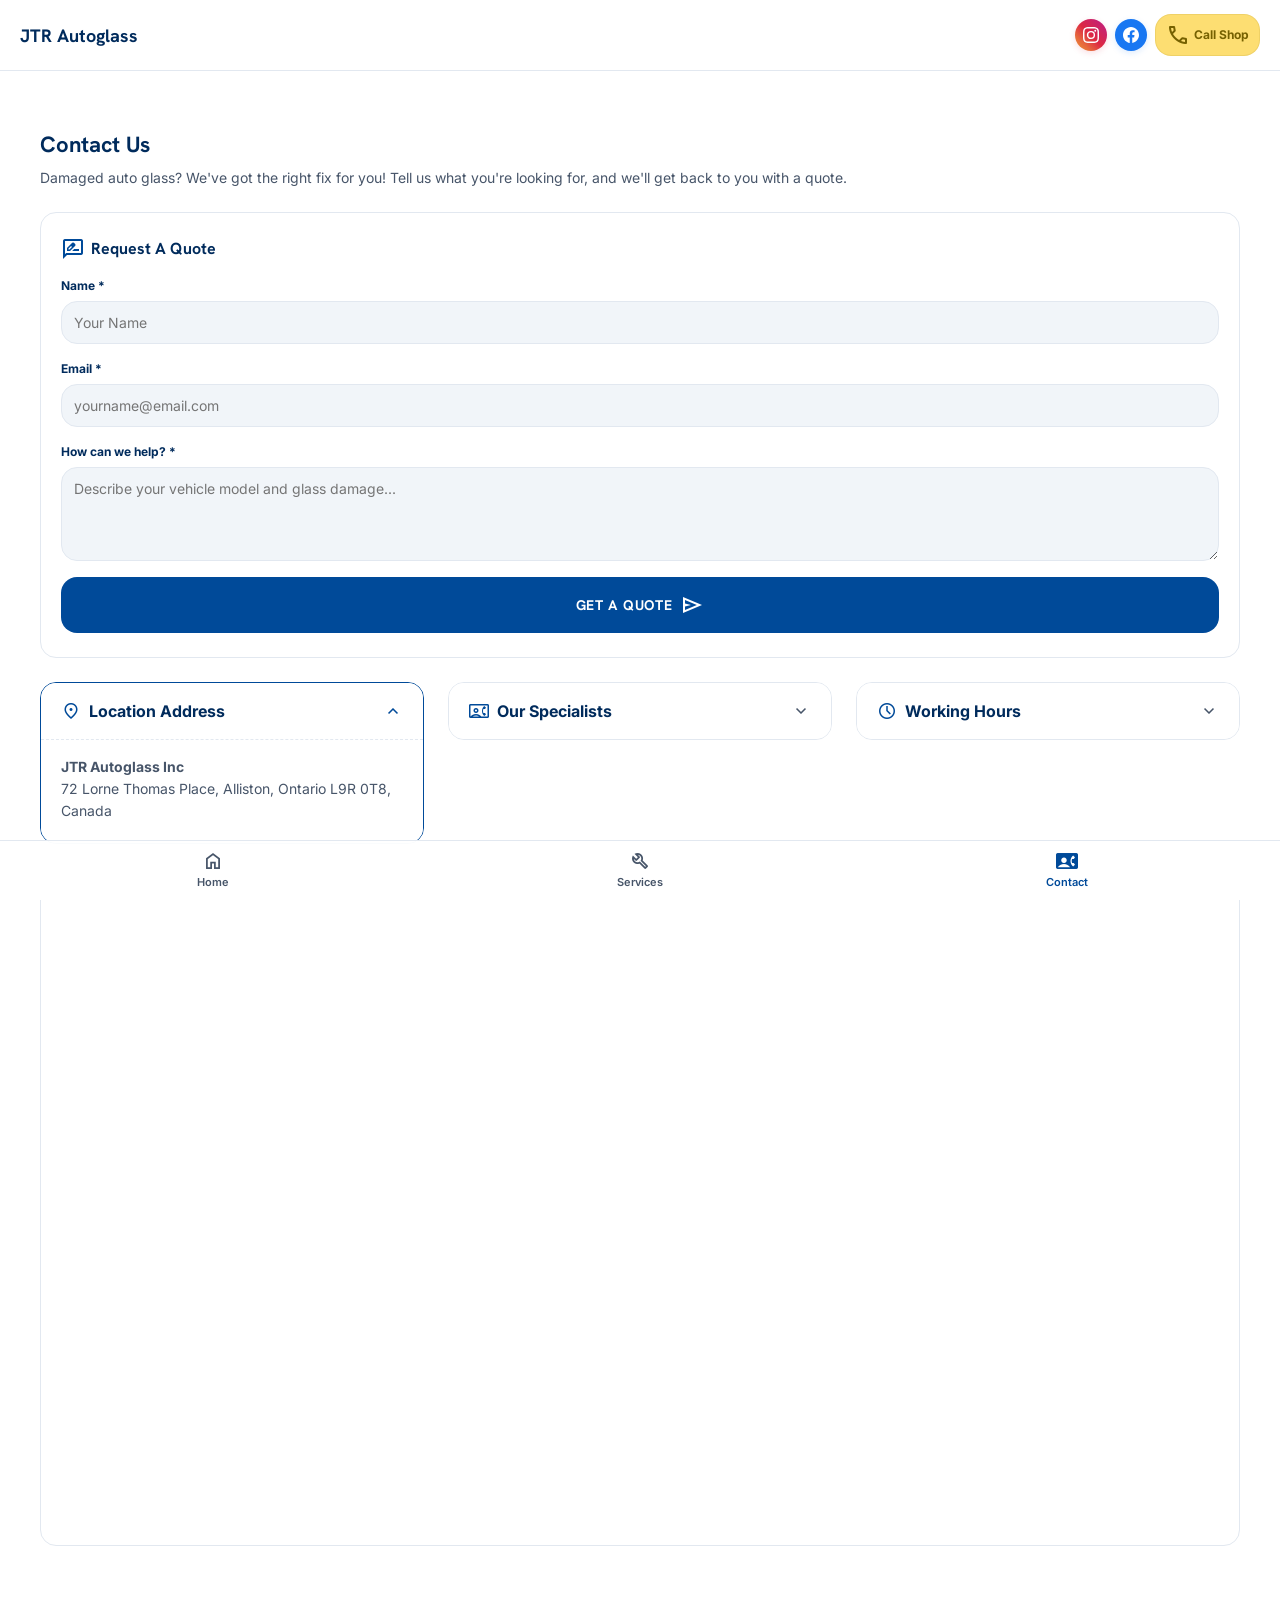
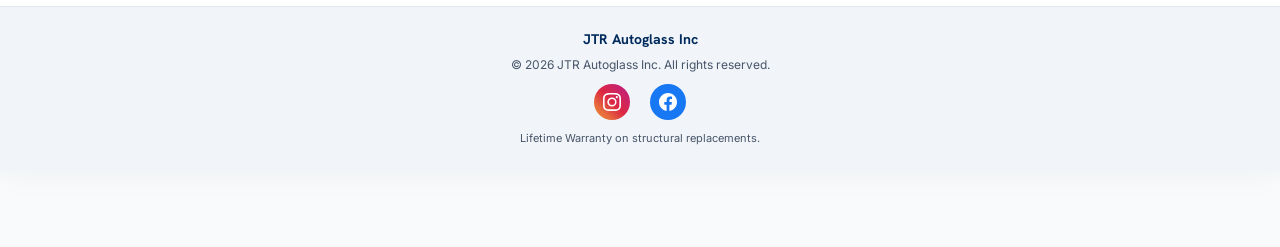
<file: contact.html>
<!DOCTYPE html>
<html lang="en">
<head>
  <meta charset="utf-8"/>
  <meta content="width=device-width, initial-scale=1.0" name="viewport"/>
  <title>Contact Us | JTR Autoglass Inc</title>
  <meta name="description" content="Get a quote for windshield repair and replacement. Reach Faez and Rafid Jaroo of JTR Autoglass Inc in Alliston."/>
  
  <!-- Typography & Icons -->
  <link href="https://fonts.googleapis.com/css2?family=Hanken+Grotesk:wght@600;700&family=Inter:wght@400;500;700&display=swap" rel="stylesheet"/>
  <link href="https://fonts.googleapis.com/css2?family=Material+Symbols+Outlined:opsz,wght,FILL,GRAD@20..48,100..700,0..1,-50..200" rel="stylesheet"/>
  
  <!-- Custom Stylesheet -->
  <link href="css/styles.css" rel="stylesheet"/>
</head>
<body>

  <!-- App Wrapper (Mobile Viewport Constrained) -->
  <div class="app-container">

    <!-- Top Sticky Header -->
    <header class="app-header">
      <a class="logo" href="index.html">
        JTR Autoglass
      </a>
      <div style="display: flex; align-items: center; gap: 8px;">
        <a class="btn-header-insta" href="https://www.instagram.com/jtrautoglassinc" target="_blank" aria-label="Instagram">
          <svg xmlns="http://www.w3.org/2000/svg" width="16" height="16" fill="currentColor" viewBox="0 0 16 16" style="display: block;"><path d="M8 0C5.829 0 5.556.01 4.703.048 3.85.088 3.269.222 2.76.42a3.9 3.9 0 0 0-1.417.923A3.9 3.9 0 0 0 .42 2.76C.222 3.268.087 3.85.048 4.7.01 5.555 0 5.827 0 8.001c0 2.172.01 2.444.048 3.297.04.852.174 1.433.372 1.942.205.526.478.972.923 1.417.444.445.89.719 1.416.923.51.198 1.09.333 1.942.372C5.555 15.99 5.827 16 8 16s2.444-.01 3.298-.048c.851-.04 1.434-.174 1.943-.372a3.9 3.9 0 0 0 1.416-.923c.445-.445.718-.891.923-1.417.197-.509.332-1.09.372-1.942C15.99 10.445 16 10.173 16 8s-.01-2.444-.048-3.298c-.04-.851-.175-1.433-.372-1.941a3.9 3.9 0 0 0-.923-1.417A3.9 3.9 0 0 0 13.24.42c-.51-.198-1.092-.333-1.943-.372C10.443.01 10.172 0 7.999 0zm-.717 1.442h.718c2.136 0 2.389.007 3.232.046.78.035 1.204.166 1.486.275.373.145.64.319.92.599s.453.546.598.92c.11.281.24.705.275 1.485.039.843.047 1.096.047 3.231s-.008 2.389-.047 3.232c-.035.78-.166 1.203-.275 1.485a2.5 2.5 0 0 1-.599.919c-.28.28-.546.453-.92.598-.28.11-.704.24-1.485.276-.843.038-1.096.047-3.232.047s-2.39-.009-3.233-.047c-.78-.036-1.203-.166-1.485-.276a2.5 2.5 0 0 1-.92-.598 2.5 2.5 0 0 1-.6-.92c-.109-.281-.24-.705-.275-1.485-.038-.843-.046-1.096-.046-3.233s.008-2.388.046-3.231c.036-.78.166-1.204.276-1.486.145-.373.319-.64.599-.92s.546-.453.92-.598c.282-.11.705-.24 1.485-.276.738-.034 1.024-.044 2.515-.045zm4.988 1.328a.96.96 0 1 0 0 1.92.96.96 0 0 0 0-1.92m-4.27 1.122a4.109 4.109 0 1 0 0 8.217 4.109 4.109 0 0 0 0-8.217m0 1.441a2.667 2.667 0 1 1 0 5.334 2.667 2.667 0 0 1 0-5.334"/></svg>
        </a>
        <a class="btn-header-fb" href="https://www.facebook.com/p/JTR-autoglass-inc-61552690337979/" target="_blank" aria-label="Facebook">
          <svg xmlns="http://www.w3.org/2000/svg" width="16" height="16" fill="currentColor" viewBox="0 0 16 16" style="display: block;">
            <path d="M16 8.049c0-4.446-3.582-8.05-8-8.05C3.58 0-.002 3.603-.002 8.05c0 4.017 2.926 7.347 6.75 7.951v-5.625h-2.03V8.05H6.75V6.275c0-2.017 1.195-3.131 3.022-3.131.876 0 1.791.157 1.791.157v1.98h-1.009c-.993 0-1.303.621-1.303 1.258v1.51h2.218l-.354 2.326H9.25V16c3.824-.604 6.75-3.934 6.75-7.951z"/>
          </svg>
        </a>
        <a class="btn-header-call" href="tel:6477000028" style="padding: 8px 10px;">
          <span class="material-symbols-outlined">phone</span> Call Shop
        </a>
      </div>
    </header>

    <main class="content-section">
      <h1 class="section-title">Contact Us</h1>
      <p class="section-subtitle" style="margin-bottom: 24px;">Damaged auto glass? We've got the right fix for you! Tell us what you're looking for, and we'll get back to you with a quote.</p>

      <!-- Direct Contact Form -->
      <div class="accordion-item active" style="padding: 24px 20px; border: 1px solid var(--color-outline-variant); margin-bottom: 24px;">
        <h3 style="font-size: 16px; margin-bottom: 16px; color: var(--color-deep-navy); display: flex; align-items: center; gap: 6px;">
          <span class="material-symbols-outlined" style="color: var(--color-primary);">rate_review</span> Request A Quote
        </h3>
        <form class="contact-panel-body" style="padding: 0; gap: 16px;" action="https://formsubmit.co/shubhmangukiya6@gmail.com" method="POST">
          <input type="hidden" name="_next" value="">
          <input type="hidden" name="_subject" value="New JTR Autoglass Website Enquiry">
          <input type="hidden" name="_template" value="table">
          
          <div class="form-group">
            <label for="contactName">Name *</label>
            <input type="text" id="contactName" name="name" placeholder="Your Name" required>
          </div>
          <div class="form-group">
            <label for="contactEmail">Email *</label>
            <input type="email" id="contactEmail" name="email" placeholder="yourname@email.com" required>
          </div>
          <div class="form-group">
            <label for="contactMessage">How can we help? *</label>
            <textarea id="contactMessage" name="message" rows="4" placeholder="Describe your vehicle model and glass damage..." required></textarea>
          </div>
          <button type="submit" class="btn btn-primary">
            Get a Quote <span class="material-symbols-outlined">send</span>
          </button>
        </form>
      </div>

      <!-- Contact details -->
      <div class="accordion-list" style="margin-bottom: 24px;">
        
        <!-- Address Info -->
        <div class="accordion-item active">
          <div class="accordion-header">
            <div class="accordion-title">
              <span class="material-symbols-outlined">location_on</span> Location Address
            </div>
            <span class="material-symbols-outlined accordion-icon">expand_more</span>
          </div>
          <div class="accordion-body" style="max-height: 200px;">
            <div class="accordion-content">
              <strong>JTR Autoglass Inc</strong><br/>
              72 Lorne Thomas Place, Alliston, Ontario L9R 0T8, Canada
            </div>
          </div>
        </div>

        <!-- Staff Contacts -->
        <div class="accordion-item">
          <div class="accordion-header">
            <div class="accordion-title">
              <span class="material-symbols-outlined">contact_phone</span> Our Specialists
            </div>
            <span class="material-symbols-outlined accordion-icon">expand_more</span>
          </div>
          <div class="accordion-body">
            <div class="accordion-content">
              <ul class="accordion-bullets" style="margin-top: 0;">
                <li>
                  <span class="material-symbols-outlined" style="color: var(--color-primary);">call</span>
                  <a href="tel:6477000028" style="color: var(--color-on-background); text-decoration: none; font-weight: 700;">Faez Jaroo: 647-700-0028</a>
                </li>
                <li>
                  <span class="material-symbols-outlined" style="color: var(--color-primary);">call</span>
                  <a href="tel:4163002873" style="color: var(--color-on-background); text-decoration: none; font-weight: 700;">Rafid Jaro: 416-300-2873</a>
                </li>
              </ul>
            </div>
          </div>
        </div>

        <!-- Working Hours -->
        <div class="accordion-item">
          <div class="accordion-header">
            <div class="accordion-title">
              <span class="material-symbols-outlined">schedule</span> Working Hours
            </div>
            <span class="material-symbols-outlined accordion-icon">expand_more</span>
          </div>
          <div class="accordion-body">
            <div class="accordion-content">
              <table style="width: 100%; font-size: 13px; color: var(--color-slate-gray); border-collapse: collapse;">
                <tr style="border-bottom: 1px solid var(--color-outline-variant); height: 28px;">
                  <td>Monday - Friday:</td>
                  <td style="text-align: right; font-weight: 700; color: var(--color-deep-navy);">9am - 6pm*</td>
                </tr>
                <tr style="border-bottom: 1px solid var(--color-outline-variant); height: 28px;">
                  <td>Saturday:</td>
                  <td style="text-align: right; font-weight: 700; color: var(--color-deep-navy);">9am - 3pm</td>
                </tr>
                <tr style="height: 28px;">
                  <td>Sunday:</td>
                  <td style="text-align: right; font-weight: 700; color: var(--color-error);">Closed</td>
                </tr>
              </table>
              <p style="font-size: 11px; margin-top: 10px; font-style: italic; color: var(--color-slate-gray);">
                *We provide an emergency team after hours
              </p>
            </div>
          </div>
        </div>

      </div>

      <!-- Google Maps Embed -->
      <div class="map-container">
        <iframe 
          src="https://www.google.com/maps/embed?pb=!1m18!1m12!1m3!1d2864.0841263004494!2d-79.88219462379893!3d44.1539209710777!2m3!1f0!2f0!3f0!3m2!1i1024!2i768!4f13.1!3m3!1m2!1s0x882adbfb8db142f7%3A0xeab7f7422f1c84cb!2s72%20Lorne%20Thomas%20Pl%2C%20Alliston%2C%20ON%20L9R%200T8%2C%20Canada!5e0!3m2!1sen!2sca!4v1700000000000!5m2!1sen!2sca" 
          allowfullscreen="" 
          loading="lazy" 
          referrerpolicy="no-referrer-when-downgrade"
          title="JTR Autoglass Location Map - Alliston">
        </iframe>
      </div>
    </main>

    <!-- App Sticky Bottom Footer -->
    <footer class="app-footer">
      <h4>JTR Autoglass Inc</h4>
      <p>© 2026 JTR Autoglass Inc. All rights reserved.</p>
      <div style="margin-top: 10px; display: flex; justify-content: center; gap: 20px; align-items: center;">
        <a href="https://www.instagram.com/jtrautoglassinc" target="_blank" aria-label="Instagram" style="display: inline-flex; align-items: center; justify-content: center; width: 36px; height: 36px; border-radius: 50%; background: linear-gradient(45deg, #f09433 0%, #e6683c 25%, #dc2743 50%, #cc2366 75%, #bc1888 100%); color: #fff; text-decoration: none;">
          <svg xmlns="http://www.w3.org/2000/svg" width="18" height="18" fill="currentColor" viewBox="0 0 16 16"><path d="M8 0C5.829 0 5.556.01 4.703.048 3.85.088 3.269.222 2.76.42a3.9 3.9 0 0 0-1.417.923A3.9 3.9 0 0 0 .42 2.76C.222 3.268.087 3.85.048 4.7.01 5.555 0 5.827 0 8.001c0 2.172.01 2.444.048 3.297.04.852.174 1.433.372 1.942.205.526.478.972.923 1.417.444.445.89.719 1.416.923.51.198 1.09.333 1.942.372C5.555 15.99 5.827 16 8 16s2.444-.01 3.298-.048c.851-.04 1.434-.174 1.943-.372a3.9 3.9 0 0 0 1.416-.923c.445-.445.718-.891.923-1.417.197-.509.332-1.09.372-1.942C15.99 10.445 16 10.173 16 8s-.01-2.444-.048-3.298c-.04-.851-.175-1.433-.372-1.941a3.9 3.9 0 0 0-.923-1.417A3.9 3.9 0 0 0 13.24.42c-.51-.198-1.092-.333-1.943-.372C10.443.01 10.172 0 7.999 0zm-.717 1.442h.718c2.136 0 2.389.007 3.232.046.78.035 1.204.166 1.486.275.373.145.64.319.92.599s.453.546.598.92c.11.281.24.705.275 1.485.039.843.047 1.096.047 3.231s-.008 2.389-.047 3.232c-.035.78-.166 1.203-.275 1.485a2.5 2.5 0 0 1-.599.919c-.28.28-.546.453-.92.598-.28.11-.704.24-1.485.276-.843.038-1.096.047-3.232.047s-2.39-.009-3.233-.047c-.78-.036-1.203-.166-1.485-.276a2.5 2.5 0 0 1-.92-.598 2.5 2.5 0 0 1-.6-.92c-.109-.281-.24-.705-.275-1.485-.038-.843-.046-1.096-.046-3.233s.008-2.388.046-3.231c.036-.78.166-1.204.276-1.486.145-.373.319-.64.599-.92s.546-.453.92-.598c.282-.11.705-.24 1.485-.276.738-.034 1.024-.044 2.515-.045zm4.988 1.328a.96.96 0 1 0 0 1.92.96.96 0 0 0 0-1.92m-4.27 1.122a4.109 4.109 0 1 0 0 8.217 4.109 4.109 0 0 0 0-8.217m0 1.441a2.667 2.667 0 1 1 0 5.334 2.667 2.667 0 0 1 0-5.334"/></svg>
        </a>
        <a href="https://www.facebook.com/p/JTR-autoglass-inc-61552690337979/" target="_blank" aria-label="Facebook" style="display: inline-flex; align-items: center; justify-content: center; width: 36px; height: 36px; border-radius: 50%; background-color: #1877f2; color: #fff; text-decoration: none;">
          <svg xmlns="http://www.w3.org/2000/svg" width="18" height="18" fill="currentColor" viewBox="0 0 16 16"><path d="M16 8.049c0-4.446-3.582-8.05-8-8.05C3.58 0-.002 3.603-.002 8.05c0 4.017 2.926 7.347 6.75 7.951v-5.625h-2.03V8.05H6.75V6.275c0-2.017 1.195-3.131 3.022-3.131.876 0 1.791.157 1.791.157v1.98h-1.009c-.993 0-1.303.621-1.303 1.258v1.51h2.218l-.354 2.326H9.25V16c3.824-.604 6.75-3.934 6.75-7.951z"/></svg>
        </a>
      </div>
      <p style="font-size: 11px; margin-top: 10px;">Lifetime Warranty on structural replacements.</p>
    </footer>

    <!-- Sticky Bottom Navigation Tab Bar -->
    <nav class="app-nav-bar">
      <a href="index.html" class="nav-item">
        <span class="material-symbols-outlined">home</span>
        <span>Home</span>
      </a>
      <a href="services.html" class="nav-item">
        <span class="material-symbols-outlined">build</span>
        <span>Services</span>
      </a>
      <a href="contact.html" class="nav-item active">
        <span class="material-symbols-outlined" style="font-variation-settings: 'FILL' 1;">contact_phone</span>
        <span>Contact</span>
      </a>
    </nav>

  </div>

  <!-- Main JavaScript File -->
  <script src="js/main.js"></script>
</body>
</html>
</file>
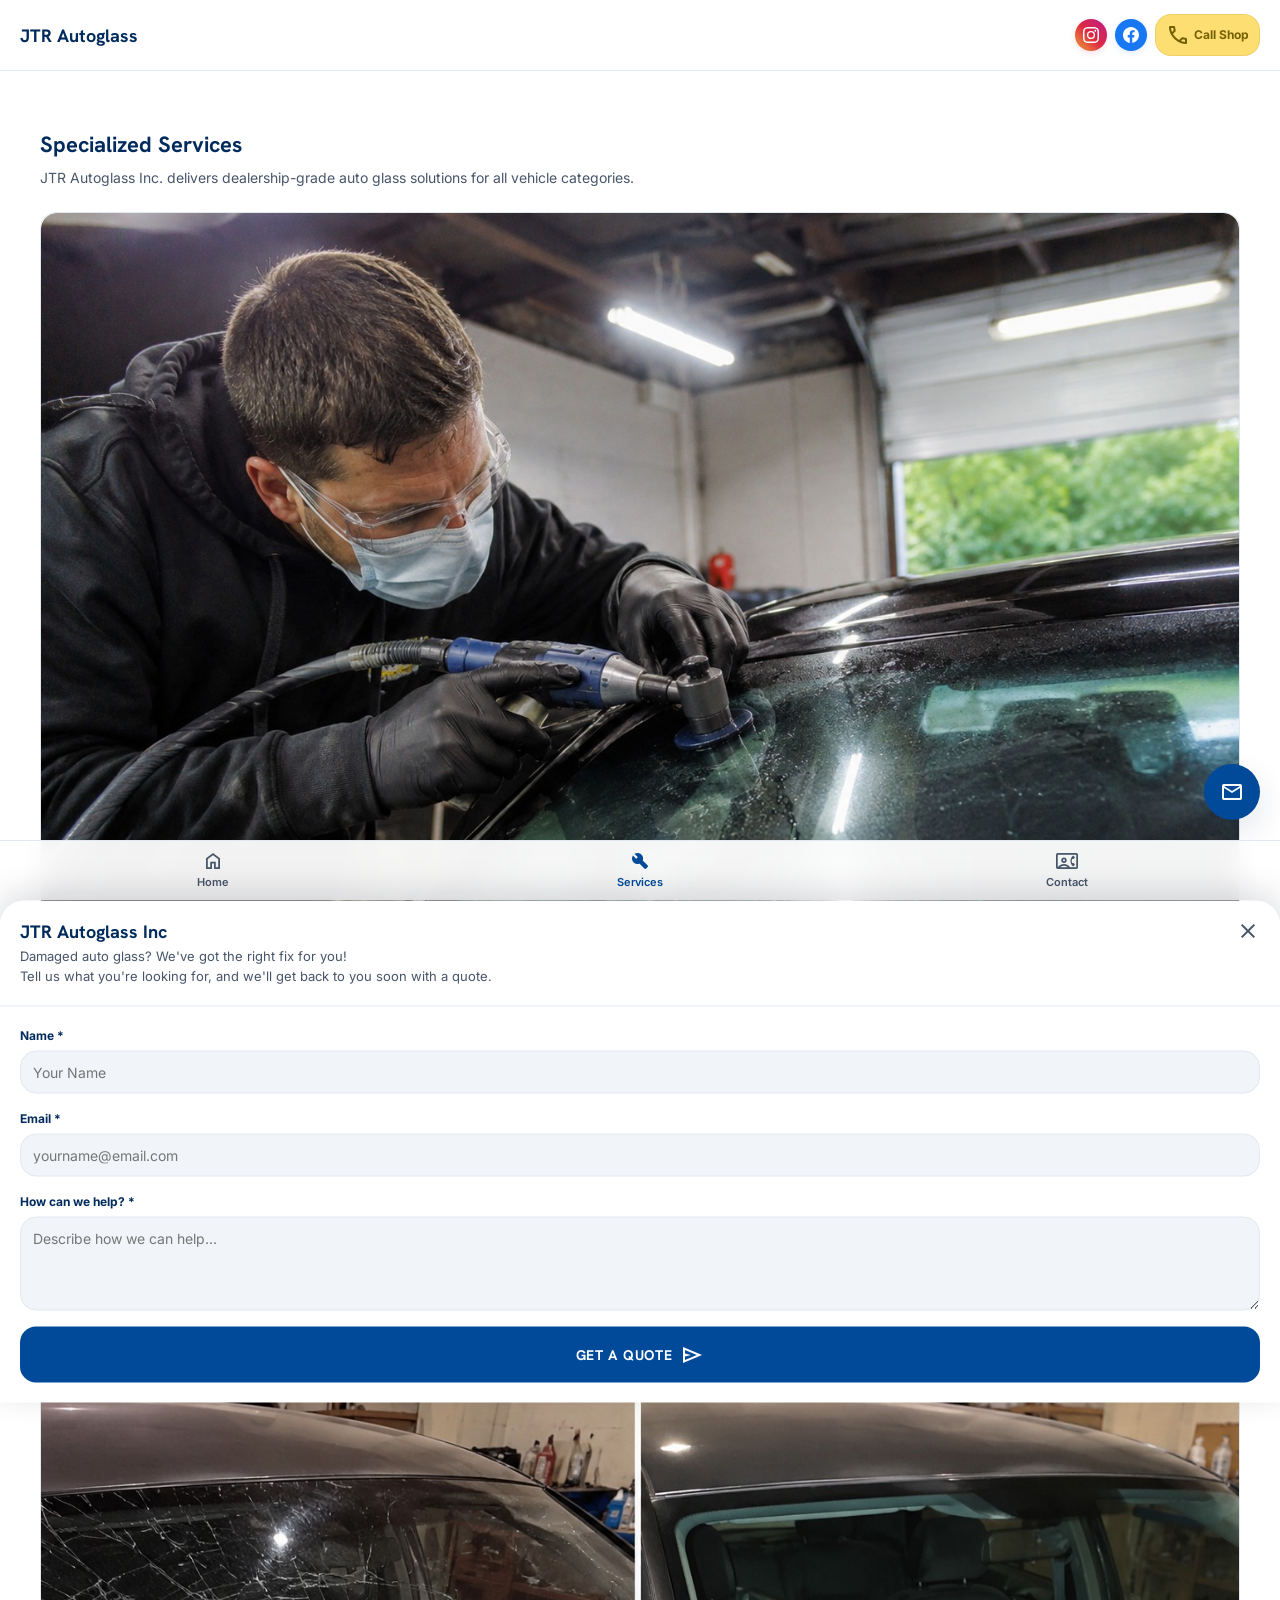
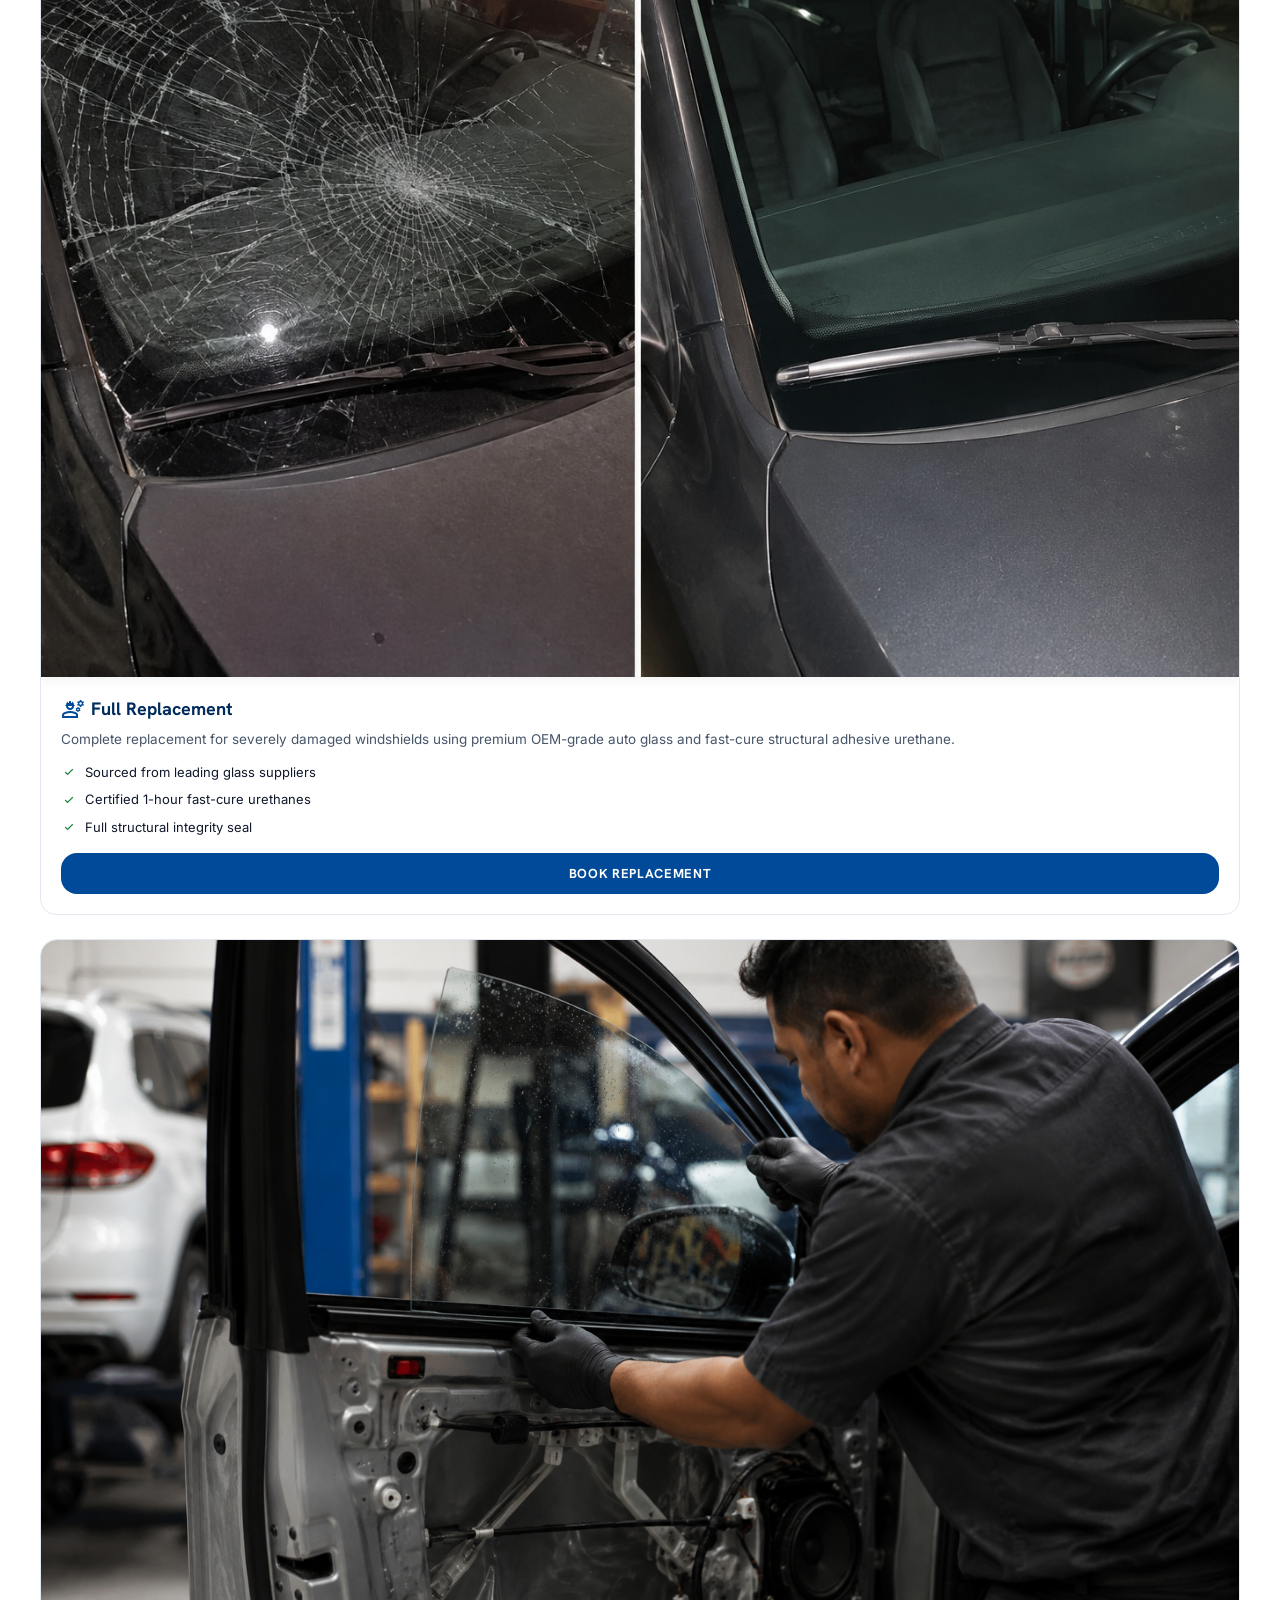
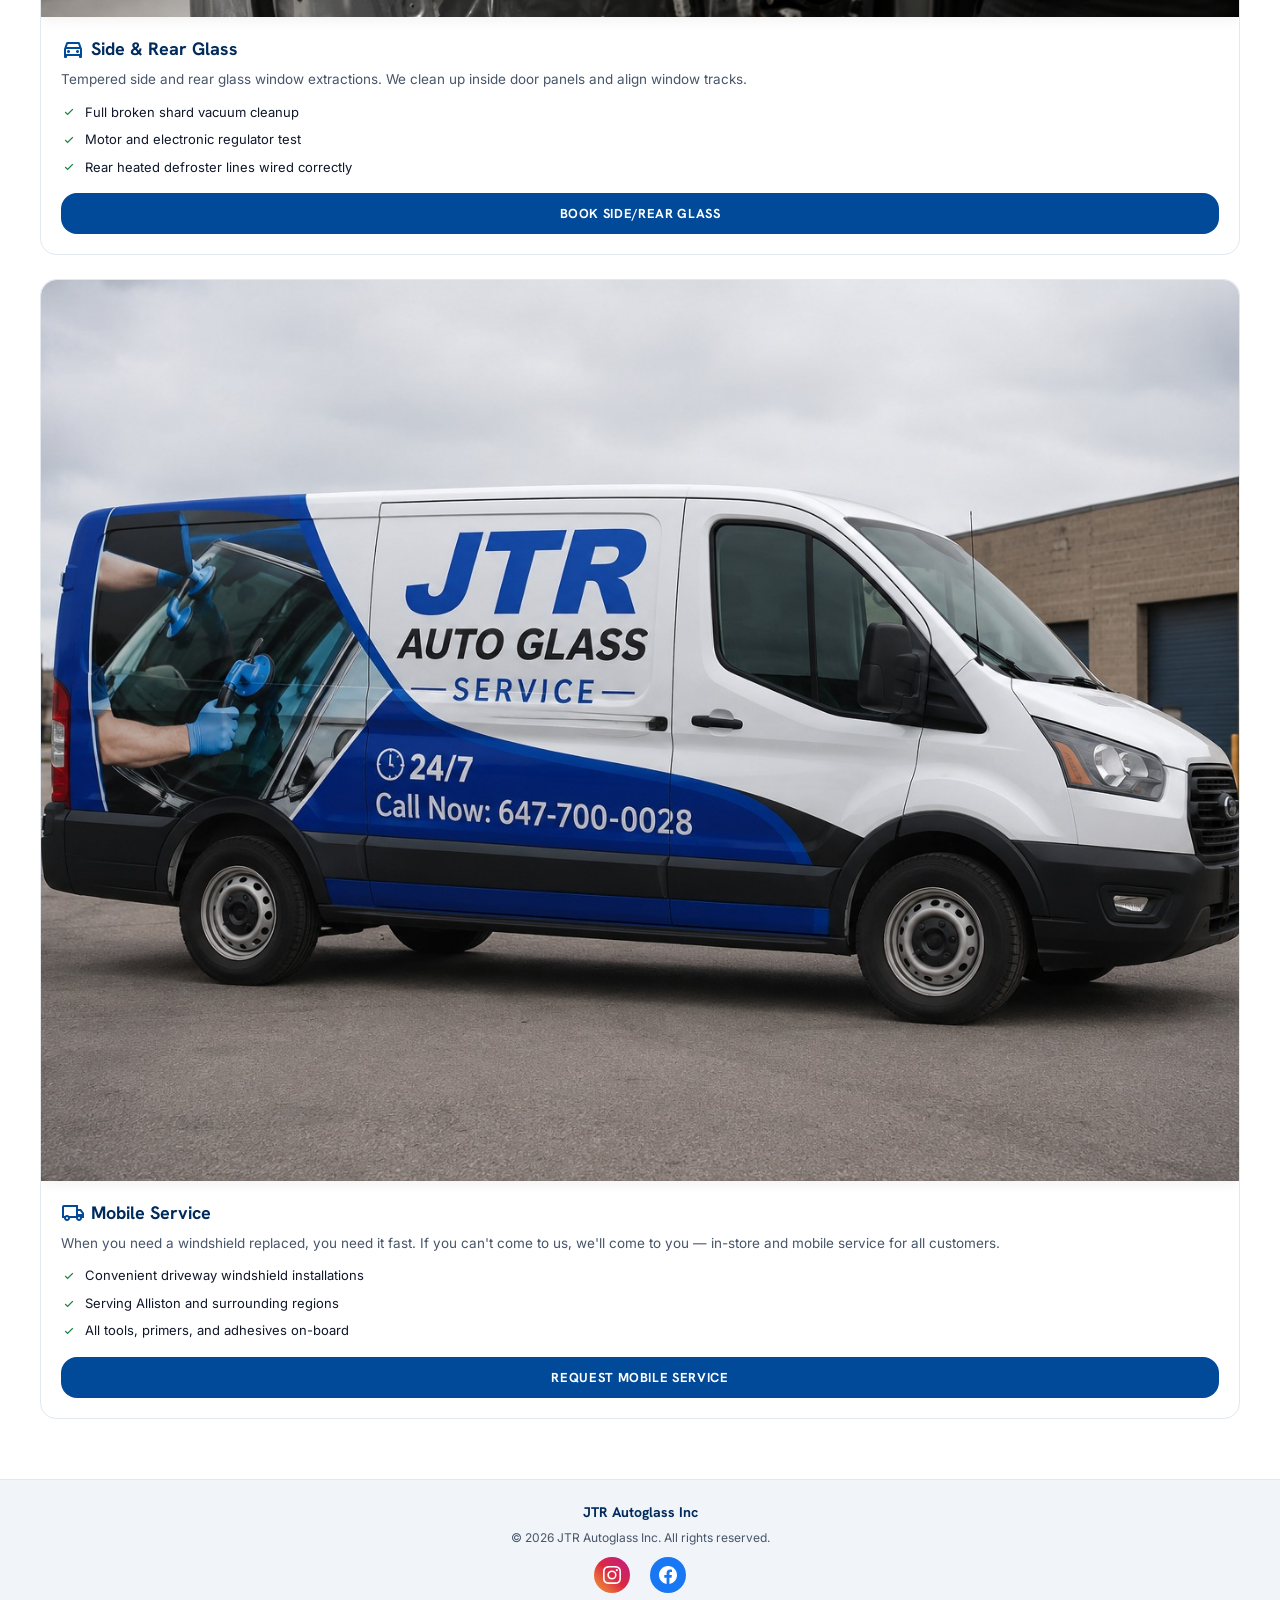
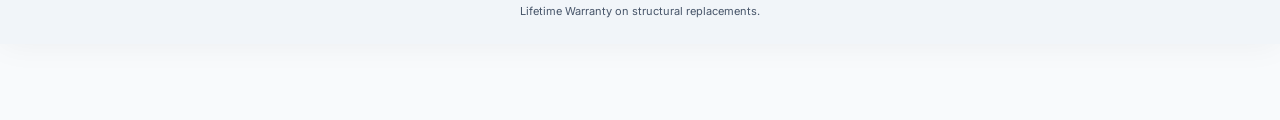
<file: services.html>
<!DOCTYPE html>
<html lang="en">
<head>
  <meta charset="utf-8"/>
  <meta content="width=device-width, initial-scale=1.0" name="viewport"/>
  <title>Specialized Services | JTR Autoglass Inc</title>
  <meta name="description" content="Windshield replacement, chip repair, and side glass replacement services in Alliston by JTR Autoglass Inc."/>
  
  <!-- Typography & Icons -->
  <link href="https://fonts.googleapis.com/css2?family=Hanken+Grotesk:wght@600;700&family=Inter:wght@400;500;700&display=swap" rel="stylesheet"/>
  <link href="https://fonts.googleapis.com/css2?family=Material+Symbols+Outlined:opsz,wght,FILL,GRAD@20..48,100..700,0..1,-50..200" rel="stylesheet"/>
  
  <!-- Custom Stylesheet -->
  <link href="css/styles.css" rel="stylesheet"/>
</head>
<body>

  <!-- App Wrapper (Mobile Viewport Constrained) -->
  <div class="app-container">

    <!-- Top Sticky Header -->
    <header class="app-header">
      <a class="logo" href="index.html">
        JTR Autoglass
      </a>
      <div style="display: flex; align-items: center; gap: 8px;">
        <a class="btn-header-insta" href="https://www.instagram.com/jtrautoglassinc" target="_blank" aria-label="Instagram">
          <svg xmlns="http://www.w3.org/2000/svg" width="16" height="16" fill="currentColor" viewBox="0 0 16 16" style="display: block;"><path d="M8 0C5.829 0 5.556.01 4.703.048 3.85.088 3.269.222 2.76.42a3.9 3.9 0 0 0-1.417.923A3.9 3.9 0 0 0 .42 2.76C.222 3.268.087 3.85.048 4.7.01 5.555 0 5.827 0 8.001c0 2.172.01 2.444.048 3.297.04.852.174 1.433.372 1.942.205.526.478.972.923 1.417.444.445.89.719 1.416.923.51.198 1.09.333 1.942.372C5.555 15.99 5.827 16 8 16s2.444-.01 3.298-.048c.851-.04 1.434-.174 1.943-.372a3.9 3.9 0 0 0 1.416-.923c.445-.445.718-.891.923-1.417.197-.509.332-1.09.372-1.942C15.99 10.445 16 10.173 16 8s-.01-2.444-.048-3.298c-.04-.851-.175-1.433-.372-1.941a3.9 3.9 0 0 0-.923-1.417A3.9 3.9 0 0 0 13.24.42c-.51-.198-1.092-.333-1.943-.372C10.443.01 10.172 0 7.999 0zm-.717 1.442h.718c2.136 0 2.389.007 3.232.046.78.035 1.204.166 1.486.275.373.145.64.319.92.599s.453.546.598.92c.11.281.24.705.275 1.485.039.843.047 1.096.047 3.231s-.008 2.389-.047 3.232c-.035.78-.166 1.203-.275 1.485a2.5 2.5 0 0 1-.599.919c-.28.28-.546.453-.92.598-.28.11-.704.24-1.485.276-.843.038-1.096.047-3.232.047s-2.39-.009-3.233-.047c-.78-.036-1.203-.166-1.485-.276a2.5 2.5 0 0 1-.92-.598 2.5 2.5 0 0 1-.6-.92c-.109-.281-.24-.705-.275-1.485-.038-.843-.046-1.096-.046-3.233s.008-2.388.046-3.231c.036-.78.166-1.204.276-1.486.145-.373.319-.64.599-.92s.546-.453.92-.598c.282-.11.705-.24 1.485-.276.738-.034 1.024-.044 2.515-.045zm4.988 1.328a.96.96 0 1 0 0 1.92.96.96 0 0 0 0-1.92m-4.27 1.122a4.109 4.109 0 1 0 0 8.217 4.109 4.109 0 0 0 0-8.217m0 1.441a2.667 2.667 0 1 1 0 5.334 2.667 2.667 0 0 1 0-5.334"/></svg>
        </a>
        <a class="btn-header-fb" href="https://www.facebook.com/p/JTR-autoglass-inc-61552690337979/" target="_blank" aria-label="Facebook">
          <svg xmlns="http://www.w3.org/2000/svg" width="16" height="16" fill="currentColor" viewBox="0 0 16 16" style="display: block;">
            <path d="M16 8.049c0-4.446-3.582-8.05-8-8.05C3.58 0-.002 3.603-.002 8.05c0 4.017 2.926 7.347 6.75 7.951v-5.625h-2.03V8.05H6.75V6.275c0-2.017 1.195-3.131 3.022-3.131.876 0 1.791.157 1.791.157v1.98h-1.009c-.993 0-1.303.621-1.303 1.258v1.51h2.218l-.354 2.326H9.25V16c3.824-.604 6.75-3.934 6.75-7.951z"/>
          </svg>
        </a>
        <a class="btn-header-call" href="tel:6477000028" style="padding: 8px 10px;">
          <span class="material-symbols-outlined">phone</span> Call Shop
        </a>
      </div>
    </header>

    <main class="content-section">
      <h1 class="section-title">Specialized Services</h1>
      <p class="section-subtitle" style="margin-bottom: 24px;">JTR Autoglass Inc. delivers dealership-grade auto glass solutions for all vehicle categories.</p>

      <!-- Services Cards Feed -->
      <div style="display: flex; flex-direction: column; gap: 24px;">

        <!-- Card 1: Windshield Repair -->
        <div class="accordion-item active" style="border: 1px solid var(--color-outline-variant);">
          <div class="hero-image-wrap" style="border-radius: var(--radius-lg) var(--radius-lg) 0 0; margin-bottom: 0; border: none; aspect-ratio: 1.33;">
            <img src="assets/sealant_hands.jpeg" alt="Windshield Stone Chip Repair Service" />
          </div>
          <div style="padding: 20px;">
            <h3 style="font-size: 18px; margin-bottom: 8px; color: var(--color-deep-navy); display: flex; align-items: center; gap: 6px;">
              <span class="material-symbols-outlined" style="color: var(--color-primary);">build</span> Windshield Repair
            </h3>
            <p style="font-size: 13.5px; color: var(--color-slate-gray); line-height: 1.6; margin-bottom: 12px;">
              Stop windshield stone chips and starbursts before they expand. Our high-precision resin injection process vacuum-seals damage to restore visual clarity.
            </p>
            <ul class="accordion-bullets" style="margin-top: 0; margin-bottom: 16px;">
              <li><span class="material-symbols-outlined">check</span> Completed at your driveway in 30 minutes</li>
              <li><span class="material-symbols-outlined">check</span> Usually 100% free under comprehensive insurance</li>
              <li><span class="material-symbols-outlined">check</span> Prevents temperature cracks from spreading</li>
            </ul>
            <button class="btn btn-primary" data-action="contact-jtr" style="padding: 12px 20px; font-size: 13px;">Book Repair</button>
          </div>
        </div>

        <!-- Card 2: Windshield Replacement -->
        <div class="accordion-item active" style="border: 1px solid var(--color-outline-variant);">
          <div class="hero-image-wrap" style="border-radius: var(--radius-lg) var(--radius-lg) 0 0; margin-bottom: 0; border: none; aspect-ratio: 1.33;">
            <img src="assets/1.jpg" alt="Windshield Replacement Service" />
          </div>
          <div style="padding: 20px;">
            <h3 style="font-size: 18px; margin-bottom: 8px; color: var(--color-deep-navy); display: flex; align-items: center; gap: 6px;">
              <span class="material-symbols-outlined" style="color: var(--color-primary);">engineering</span> Full Replacement
            </h3>
            <p style="font-size: 13.5px; color: var(--color-slate-gray); line-height: 1.6; margin-bottom: 12px;">
              Complete replacement for severely damaged windshields using premium OEM-grade auto glass and fast-cure structural adhesive urethane.
            </p>
            <ul class="accordion-bullets" style="margin-top: 0; margin-bottom: 16px;">
              <li><span class="material-symbols-outlined">check</span> Sourced from leading glass suppliers</li>
              <li><span class="material-symbols-outlined">check</span> Certified 1-hour fast-cure urethanes</li>
              <li><span class="material-symbols-outlined">check</span> Full structural integrity seal</li>
            </ul>
            <button class="btn btn-primary" data-action="contact-jtr" style="padding: 12px 20px; font-size: 13px;">Book Replacement</button>
          </div>
        </div>

        <!-- Card 3: Side & Rear Glass -->
        <div class="accordion-item active" style="border: 1px solid var(--color-outline-variant);">
          <div class="hero-image-wrap" style="border-radius: var(--radius-lg) var(--radius-lg) 0 0; margin-bottom: 0; border: none; aspect-ratio: 1.77;">
            <img src="assets/5.png" alt="Side and Rear Tempered Window Replacement" />
          </div>
          <div style="padding: 20px;">
            <h3 style="font-size: 18px; margin-bottom: 8px; color: var(--color-deep-navy); display: flex; align-items: center; gap: 6px;">
              <span class="material-symbols-outlined" style="color: var(--color-primary);">directions_car</span> Side & Rear Glass
            </h3>
            <p style="font-size: 13.5px; color: var(--color-slate-gray); line-height: 1.6; margin-bottom: 12px;">
              Tempered side and rear glass window extractions. We clean up inside door panels and align window tracks.
            </p>
            <ul class="accordion-bullets" style="margin-top: 0; margin-bottom: 16px;">
              <li><span class="material-symbols-outlined">check</span> Full broken shard vacuum cleanup</li>
              <li><span class="material-symbols-outlined">check</span> Motor and electronic regulator test</li>
              <li><span class="material-symbols-outlined">check</span> Rear heated defroster lines wired correctly</li>
            </ul>
            <button class="btn btn-primary" data-action="contact-jtr" style="padding: 12px 20px; font-size: 13px;">Book Side/Rear Glass</button>
          </div>
        </div>

        <!-- Card 4: Mobile Auto Glass Service -->
        <div class="accordion-item active" style="border: 1px solid var(--color-outline-variant);">
          <div class="hero-image-wrap" style="border-radius: var(--radius-lg) var(--radius-lg) 0 0; margin-bottom: 0; border: none; aspect-ratio: 1.33;">
            <img src="assets/3.jpeg" alt="JTR Autoglass Mobile Service Sprinter Van" />
          </div>
          <div style="padding: 20px;">
            <h3 style="font-size: 18px; margin-bottom: 8px; color: var(--color-deep-navy); display: flex; align-items: center; gap: 6px;">
              <span class="material-symbols-outlined" style="color: var(--color-primary);">local_shipping</span> Mobile Service
            </h3>
            <p style="font-size: 13.5px; color: var(--color-slate-gray); line-height: 1.6; margin-bottom: 12px;">
              When you need a windshield replaced, you need it fast. If you can't come to us, we'll come to you — in-store and mobile service for all customers.
            </p>
            <ul class="accordion-bullets" style="margin-top: 0; margin-bottom: 16px;">
              <li><span class="material-symbols-outlined">check</span> Convenient driveway windshield installations</li>
              <li><span class="material-symbols-outlined">check</span> Serving Alliston and surrounding regions</li>
              <li><span class="material-symbols-outlined">check</span> All tools, primers, and adhesives on-board</li>
            </ul>
            <button class="btn btn-primary" data-action="contact-jtr" style="padding: 12px 20px; font-size: 13px;">Request Mobile Service</button>
          </div>
        </div>

      </div>
    </main>

    <!-- App Sticky Bottom Footer -->
    <footer class="app-footer">
      <h4>JTR Autoglass Inc</h4>
      <p>© 2026 JTR Autoglass Inc. All rights reserved.</p>
      <div style="margin-top: 10px; display: flex; justify-content: center; gap: 20px; align-items: center;">
        <a href="https://www.instagram.com/jtrautoglassinc" target="_blank" aria-label="Instagram" style="display: inline-flex; align-items: center; justify-content: center; width: 36px; height: 36px; border-radius: 50%; background: linear-gradient(45deg, #f09433 0%, #e6683c 25%, #dc2743 50%, #cc2366 75%, #bc1888 100%); color: #fff; text-decoration: none;">
          <svg xmlns="http://www.w3.org/2000/svg" width="18" height="18" fill="currentColor" viewBox="0 0 16 16"><path d="M8 0C5.829 0 5.556.01 4.703.048 3.85.088 3.269.222 2.76.42a3.9 3.9 0 0 0-1.417.923A3.9 3.9 0 0 0 .42 2.76C.222 3.268.087 3.85.048 4.7.01 5.555 0 5.827 0 8.001c0 2.172.01 2.444.048 3.297.04.852.174 1.433.372 1.942.205.526.478.972.923 1.417.444.445.89.719 1.416.923.51.198 1.09.333 1.942.372C5.555 15.99 5.827 16 8 16s2.444-.01 3.298-.048c.851-.04 1.434-.174 1.943-.372a3.9 3.9 0 0 0 1.416-.923c.445-.445.718-.891.923-1.417.197-.509.332-1.09.372-1.942C15.99 10.445 16 10.173 16 8s-.01-2.444-.048-3.298c-.04-.851-.175-1.433-.372-1.941a3.9 3.9 0 0 0-.923-1.417A3.9 3.9 0 0 0 13.24.42c-.51-.198-1.092-.333-1.943-.372C10.443.01 10.172 0 7.999 0zm-.717 1.442h.718c2.136 0 2.389.007 3.232.046.78.035 1.204.166 1.486.275.373.145.64.319.92.599s.453.546.598.92c.11.281.24.705.275 1.485.039.843.047 1.096.047 3.231s-.008 2.389-.047 3.232c-.035.78-.166 1.203-.275 1.485a2.5 2.5 0 0 1-.599.919c-.28.28-.546.453-.92.598-.28.11-.704.24-1.485.276-.843.038-1.096.047-3.232.047s-2.39-.009-3.233-.047c-.78-.036-1.203-.166-1.485-.276a2.5 2.5 0 0 1-.92-.598 2.5 2.5 0 0 1-.6-.92c-.109-.281-.24-.705-.275-1.485-.038-.843-.046-1.096-.046-3.233s.008-2.388.046-3.231c.036-.78.166-1.204.276-1.486.145-.373.319-.64.599-.92s.546-.453.92-.598c.282-.11.705-.24 1.485-.276.738-.034 1.024-.044 2.515-.045zm4.988 1.328a.96.96 0 1 0 0 1.92.96.96 0 0 0 0-1.92m-4.27 1.122a4.109 4.109 0 1 0 0 8.217 4.109 4.109 0 0 0 0-8.217m0 1.441a2.667 2.667 0 1 1 0 5.334 2.667 2.667 0 0 1 0-5.334"/></svg>
        </a>
        <a href="https://www.facebook.com/p/JTR-autoglass-inc-61552690337979/" target="_blank" aria-label="Facebook" style="display: inline-flex; align-items: center; justify-content: center; width: 36px; height: 36px; border-radius: 50%; background-color: #1877f2; color: #fff; text-decoration: none;">
          <svg xmlns="http://www.w3.org/2000/svg" width="18" height="18" fill="currentColor" viewBox="0 0 16 16"><path d="M16 8.049c0-4.446-3.582-8.05-8-8.05C3.58 0-.002 3.603-.002 8.05c0 4.017 2.926 7.347 6.75 7.951v-5.625h-2.03V8.05H6.75V6.275c0-2.017 1.195-3.131 3.022-3.131.876 0 1.791.157 1.791.157v1.98h-1.009c-.993 0-1.303.621-1.303 1.258v1.51h2.218l-.354 2.326H9.25V16c3.824-.604 6.75-3.934 6.75-7.951z"/></svg>
        </a>
      </div>
      <p style="font-size: 11px; margin-top: 10px;">Lifetime Warranty on structural replacements.</p>
    </footer>

    <!-- Floating Contact Button -->
    <button class="floating-contact-btn" aria-label="Open Contact Form">
      <span class="material-symbols-outlined">mail</span>
    </button>

    <!-- Bottom Contact Sheet Panel Overlay -->
    <div class="floating-contact-panel">
      <div class="contact-panel-header">
        <h3>JTR Autoglass Inc</h3>
        <p>Damaged auto glass? We've got the right fix for you!<br/>
        Tell us what you're looking for, and we'll get back to you soon with a quote.</p>
        <button class="close-panel-btn" aria-label="Close Contact Panel">
          <span class="material-symbols-outlined">close</span>
        </button>
      </div>
      <form class="contact-panel-body" id="floatingContactForm" action="https://formsubmit.co/shubhmangukiya6@gmail.com" method="POST">
        <input type="hidden" name="_next" value="">
        <input type="hidden" name="_subject" value="New JTR Autoglass Mobile Enquiry">
        <input type="hidden" name="_template" value="table">
        
        <div class="form-group">
          <label for="widgetName">Name *</label>
          <input type="text" id="widgetName" name="name" placeholder="Your Name" required>
        </div>
        <div class="form-group">
          <label for="widgetEmail">Email *</label>
          <input type="email" id="widgetEmail" name="email" placeholder="yourname@email.com" required>
        </div>
        <div class="form-group">
          <label for="widgetMessage">How can we help? *</label>
          <textarea id="widgetMessage" name="message" rows="4" placeholder="Describe how we can help..." required></textarea>
        </div>
        <button type="submit" class="btn btn-primary">
          Get a Quote <span class="material-symbols-outlined">send</span>
        </button>
      </form>
    </div>

    <!-- Sticky Bottom Navigation Tab Bar -->
    <nav class="app-nav-bar">
      <a href="index.html" class="nav-item">
        <span class="material-symbols-outlined">home</span>
        <span>Home</span>
      </a>
      <a href="services.html" class="nav-item active">
        <span class="material-symbols-outlined" style="font-variation-settings: 'FILL' 1;">build</span>
        <span>Services</span>
      </a>
      <a href="contact.html" class="nav-item">
        <span class="material-symbols-outlined">contact_phone</span>
        <span>Contact</span>
      </a>
    </nav>

  </div>

  <!-- Main JavaScript File -->
  <script src="js/main.js"></script>
</body>
</html>
</file>
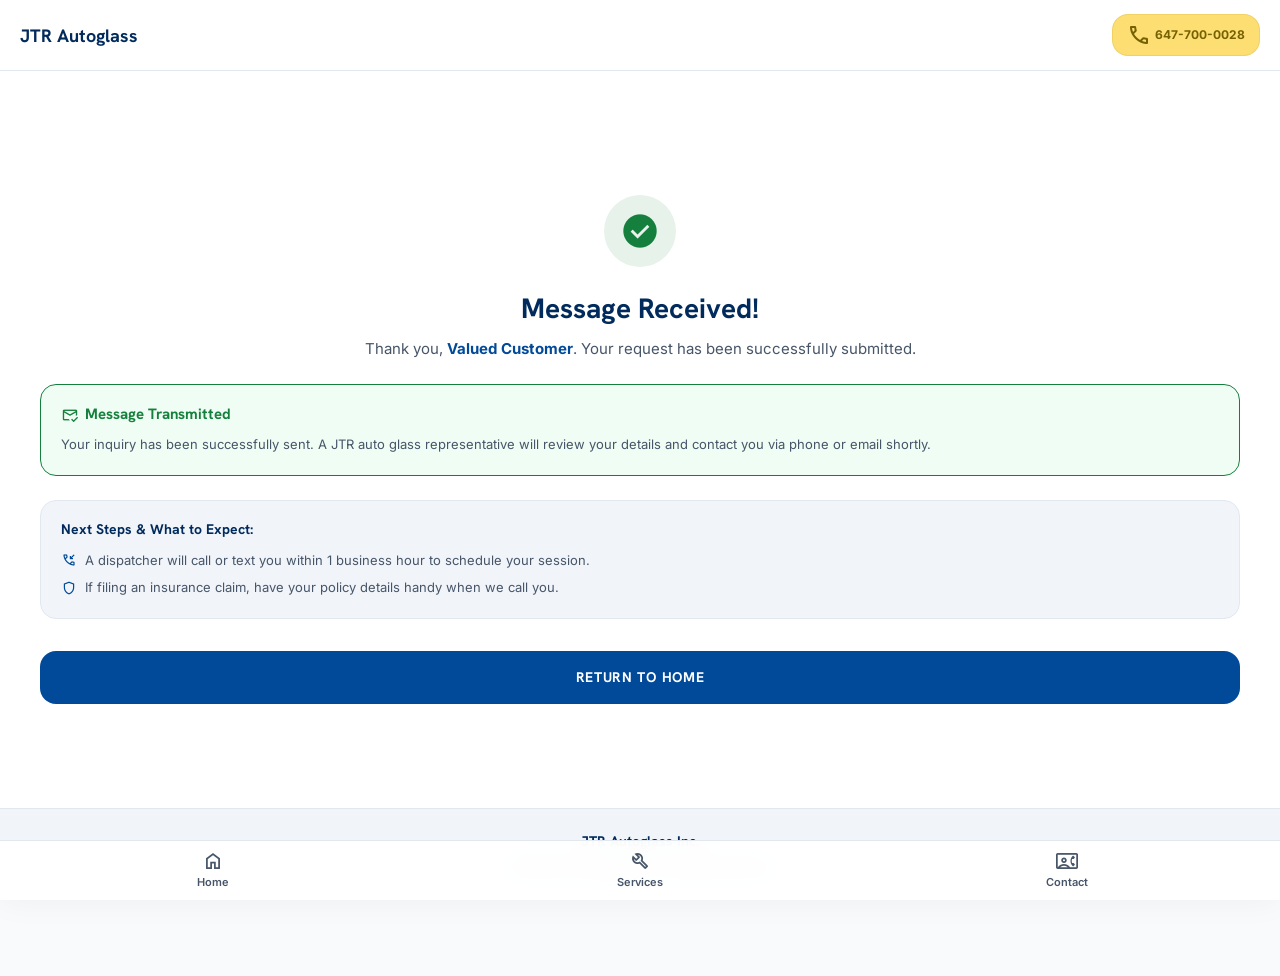
<file: thank-you.html>
<!DOCTYPE html>
<html lang="en">
<head>
  <meta charset="utf-8"/>
  <meta content="width=device-width, initial-scale=1.0" name="viewport"/>
  <title>Enquiry Received | JTR Autoglass Inc.</title>
  <meta name="description" content="Thank you for contacting JTR Autoglass Inc. Your enquiry has been received."/>
  
  <!-- Typography & Icons -->
  <link href="https://fonts.googleapis.com/css2?family=Hanken+Grotesk:wght@600;700&family=Inter:wght@400;500;700&display=swap" rel="stylesheet"/>
  <link href="https://fonts.googleapis.com/css2?family=Material+Symbols+Outlined:opsz,wght,FILL,GRAD@20..48,100..700,0..1,-50..200" rel="stylesheet"/>
  
  <!-- Custom Stylesheet -->
  <link href="css/styles.css" rel="stylesheet"/>

  <style>
    .success-icon-wrap {
      width: 72px;
      height: 72px;
      background-color: rgba(21, 128, 61, 0.1);
      color: var(--color-success);
      border-radius: var(--radius-full);
      display: flex;
      align-items: center;
      justify-content: center;
      margin: 20px auto 24px auto;
      animation: popIn 0.5s cubic-bezier(0.175, 0.885, 0.32, 1.275) forwards;
    }

    .success-icon-wrap span {
      font-size: 40px;
    }

    @keyframes popIn {
      0% { transform: scale(0.6); opacity: 0; }
      100% { transform: scale(1); opacity: 1; }
    }
  </style>
</head>
<body>

  <!-- App Wrapper (Mobile Viewport Constrained) -->
  <div class="app-container">

    <!-- Top Sticky Header -->
    <header class="app-header">
      <a class="logo" href="index.html">
        JTR Autoglass
      </a>
      <a class="btn-header-call" href="tel:6477000028">
        <span class="material-symbols-outlined">phone</span> 647-700-0028
      </a>
    </header>

    <main class="content-section" style="text-align: center; display: flex; flex-direction: column; justify-content: center; flex: 1;">
      
      <!-- Animated success check icon -->
      <div class="success-icon-wrap">
        <span class="material-symbols-outlined" style="font-variation-settings: 'FILL' 1;">check_circle</span>
      </div>

      <h1 style="font-size: 28px; margin-bottom: 12px; color: var(--color-deep-navy);">Message Received!</h1>
      <p class="text-body-lg" style="color: var(--color-slate-gray); margin-bottom: 24px;">
        Thank you, <span id="clientName" style="font-weight: 700; color: var(--color-primary);">Valued Customer</span>. Your request has been successfully submitted.
      </p>

      <!-- Info status card -->
      <div class="accordion-item" style="border-color: var(--color-success); padding: 20px; text-align: left; margin-bottom: 24px; background-color: #f0fdf4;">
        <h4 class="text-headline-md" style="font-size: 15px; color: var(--color-success); margin-bottom: 10px; display: flex; align-items: center; gap: 6px;">
          <span class="material-symbols-outlined" style="font-size: 18px;">mark_email_read</span> Message Transmitted
        </h4>
        <p style="font-size: 13px; color: var(--color-slate-gray); line-height: 1.6;">
          Your inquiry has been successfully sent. A JTR auto glass representative will review your details and contact you via phone or email shortly.
        </p>
      </div>

      <!-- Action checklist for driver -->
      <div class="accordion-item" style="padding: 20px; text-align: left; margin-bottom: 32px; background-color: var(--color-surface-container);">
        <h4 class="text-headline-md" style="font-size: 14px; margin-bottom: 12px; color: var(--color-deep-navy);">Next Steps & What to Expect:</h4>
        <ul class="accordion-bullets" style="margin-top: 0;">
          <li>
            <span class="material-symbols-outlined" style="font-size: 16px; color: var(--color-primary);">phone_callback</span> 
            <span style="font-size: 13px; color: var(--color-slate-gray);">A dispatcher will call or text you within 1 business hour to schedule your session.</span>
          </li>
          <li>
            <span class="material-symbols-outlined" style="font-size: 16px; color: var(--color-primary);">shield</span> 
            <span style="font-size: 13px; color: var(--color-slate-gray);">If filing an insurance claim, have your policy details handy when we call you.</span>
          </li>
        </ul>
      </div>

      <a class="btn btn-primary" href="index.html">Return to Home</a>

    </main>

    <!-- App Sticky Bottom Footer -->
    <footer class="app-footer">
      <h4>JTR Autoglass Inc.</h4>
      <p>© 2026 JTR Autoglass Inc. All rights reserved.</p>
    </footer>

    <!-- Sticky Bottom Navigation Tab Bar -->
    <nav class="app-nav-bar">
      <a href="index.html" class="nav-item">
        <span class="material-symbols-outlined">home</span>
        <span>Home</span>
      </a>
      <a href="services.html" class="nav-item">
        <span class="material-symbols-outlined">build</span>
        <span>Services</span>
      </a>
      <a href="contact.html" class="nav-item">
        <span class="material-symbols-outlined">contact_phone</span>
        <span>Contact</span>
      </a>
    </nav>

  </div>

  <!-- Script to parse query variables -->
  <script>
    document.addEventListener('DOMContentLoaded', () => {
      const params = new URLSearchParams(window.location.search);
      let name = params.get('name') || localStorage.getItem('lastSubmissionName');
      
      if (name) {
        document.getElementById('clientName').textContent = decodeURIComponent(name);
      }
    });
  </script>
</body>
</html>
</file>
<file: css/styles.css>
/* ==========================================================================
   Clearview Mobile-First Design System - JTR Autoglass Inc.
   ========================================================================== */

:root {
  /* Colors */
  --color-primary: #004a99;
  --color-on-primary: #ffffff;
  --color-deep-navy: #002b5c;
  --color-secondary: #d6b952;
  --color-secondary-container: #fdde72;
  --color-on-secondary-container: #766100;
  --color-background: #f8fafc;
  --color-on-background: #0f172a;
  --color-surface: #ffffff;
  --color-surface-container: #f1f5f9;
  --color-slate-gray: #475569;
  --color-outline-variant: #e2e8f0;
  --color-success: #15803d;
  --color-error: #b91c1c;

  /* Typography */
  --font-family-headings: 'Hanken Grotesk', system-ui, sans-serif;
  --font-family-body: 'Inter', system-ui, sans-serif;

  /* Spacing */
  --radius-lg: 16px;
  --radius-xl: 24px;
  --radius-full: 9999px;
  --shadow-sm: 0 1px 3px rgba(0, 0, 0, 0.05);
  --shadow-md: 0 4px 12px rgba(15, 23, 42, 0.05);
  --shadow-lg: 0 12px 32px rgba(0, 43, 92, 0.12);
}

/* --- Base Resets & Global Styles --- */
::selection {
  background-color: var(--color-secondary-container);
  color: var(--color-on-secondary-container);
}

*, *::before, *::after {
  box-sizing: border-box;
  margin: 0;
  padding: 0;
}

html {
  font-size: 16px;
  scroll-behavior: smooth;
  -webkit-font-smoothing: antialiased;
}

body {
  background-color: var(--color-background);
  color: var(--color-on-background);
  font-family: var(--font-family-body);
  font-size: 15px;
  line-height: 1.5;
  overflow-x: hidden;
  padding-bottom: 80px; /* Space for sticky actions */
}

h1, h2, h3, h4 {
  font-family: var(--font-family-headings);
  color: var(--color-deep-navy);
  font-weight: 700;
  line-height: 1.25;
}

/* --- Layout Container --- */
.app-container {
  width: 100%;
  max-width: 480px; /* Limit width to resemble a native mobile application */
  margin: 0 auto;
  background-color: var(--color-surface);
  min-height: 100vh;
  box-shadow: 0 0 32px rgba(15, 23, 42, 0.05);
  position: relative;
  display: flex;
  flex-direction: column;
}

.content-section {
  padding: 32px 20px;
}

.bg-surface-low {
  background-color: var(--color-surface-container);
}

/* --- Top Navigation Header --- */
.app-header {
  position: sticky;
  top: 0;
  background-color: rgba(255, 255, 255, 0.9);
  backdrop-filter: blur(12px);
  border-bottom: 1px solid var(--color-outline-variant);
  z-index: 100;
  padding: 14px 20px;
  display: flex;
  justify-content: space-between;
  align-items: center;
}

.logo {
  font-family: var(--font-family-headings);
  font-size: 18px;
  font-weight: 700;
  color: var(--color-deep-navy);
  text-decoration: none;
  display: flex;
  align-items: center;
  gap: 6px;
}

.logo span {
  font-size: 22px;
  color: var(--color-primary);
}

.btn-header-call {
  background-color: var(--color-secondary-container);
  color: var(--color-on-secondary-container);
  padding: 8px 14px;
  border-radius: var(--radius-lg);
  font-size: 12px;
  font-weight: 700;
  text-decoration: none;
  display: inline-flex;
  align-items: center;
  gap: 4px;
  border: 1px solid rgba(118, 97, 0, 0.1);
}

.btn-header-insta {
  background: linear-gradient(45deg, #f09433 0%, #e6683c 25%, #dc2743 50%, #cc2366 75%, #bc1888 100%);
  color: #ffffff;
  padding: 8px;
  border-radius: var(--radius-lg);
  display: inline-flex;
  align-items: center;
  justify-content: center;
  text-decoration: none;
  border: none;
  box-shadow: 0 2px 6px rgba(220, 39, 67, 0.15);
  transition: transform 0.2s ease, opacity 0.2s ease;
}

.btn-header-insta:active {
  transform: scale(0.95);
  opacity: 0.9;
}

.btn-header-fb {
  background-color: #1877f2;
  color: #ffffff;
  padding: 8px;
  border-radius: var(--radius-lg);
  display: inline-flex;
  align-items: center;
  justify-content: center;
  text-decoration: none;
  border: none;
  box-shadow: 0 2px 6px rgba(24, 119, 242, 0.15);
  transition: transform 0.2s ease, opacity 0.2s ease;
}

.btn-header-fb:active {
  transform: scale(0.95);
  opacity: 0.9;
}

/* --- Hero Section --- */
.hero {
  padding: 40px 20px 32px 20px;
  text-align: center;
  position: relative;
  background: linear-gradient(180deg, rgba(0, 74, 153, 0.05) 0%, rgba(255, 255, 255, 0) 100%);
  min-height: 100vh;
  display: flex;
  flex-direction: column;
  justify-content: center;
}

.hero h1 {
  font-size: clamp(20px, 6.8vw, 26px);
  letter-spacing: -0.02em;
  margin-bottom: 12px;
  white-space: nowrap;
}

.hero p {
  font-size: 15px;
  color: var(--color-slate-gray);
  margin-bottom: 24px;
  padding: 0 10px;
}

.hero-image-wrap {
  width: 100%;
  aspect-ratio: 1.77;
  border-radius: var(--radius-lg);
  overflow: hidden;
  box-shadow: var(--shadow-md);
  margin-bottom: 24px;
  border: 1px solid var(--color-outline-variant);
}

.hero-image-wrap img {
  width: 100%;
  height: 100%;
  object-fit: cover;
  display: block;
}

.hero-image {
  width: 100%;
  height: 100%;
  object-fit: cover;
  display: block;
}

.badge {
  display: inline-flex;
  align-items: center;
  gap: 6px;
  background-color: rgba(0, 74, 153, 0.08);
  color: var(--color-primary);
  font-size: 11px;
  font-weight: 700;
  text-transform: uppercase;
  letter-spacing: 0.05em;
  padding: 4px 10px;
  border-radius: var(--radius-full);
  margin-bottom: 16px;
}

/* --- Buttons --- */
.btn {
  display: inline-flex;
  align-items: center;
  justify-content: center;
  gap: 8px;
  font-family: var(--font-family-headings);
  font-size: 14px;
  font-weight: 700;
  text-transform: uppercase;
  letter-spacing: 0.05em;
  padding: 16px 24px;
  border-radius: var(--radius-lg);
  border: none;
  cursor: pointer;
  text-decoration: none;
  transition: transform 0.2s ease, opacity 0.2s ease;
  width: 100%;
}

.btn:active {
  transform: scale(0.98);
}

.btn-primary {
  background-color: var(--color-primary);
  color: var(--color-on-primary);
}

.btn-secondary {
  background-color: var(--color-secondary);
  color: var(--color-deep-navy);
}

.btn-ghost {
  background-color: transparent;
  border: 1px solid var(--color-outline-variant);
  color: var(--color-deep-navy);
}

/* --- Section Title --- */
.section-title {
  font-size: 22px;
  margin-bottom: 8px;
}

.section-subtitle {
  font-size: 14px;
  color: var(--color-slate-gray);
  margin-bottom: 20px;
}

/* --- Accordion (Minimalist Collapsible) --- */
.accordion-list {
  display: flex;
  flex-direction: column;
  gap: 12px;
}

.accordion-item {
  border: 1px solid var(--color-outline-variant);
  border-radius: var(--radius-lg);
  overflow: hidden;
  background-color: var(--color-surface);
  transition: border-color 0.2s ease;
}

.accordion-item.active {
  border-color: var(--color-primary);
}

.accordion-header {
  padding: 16px 20px;
  display: flex;
  justify-content: space-between;
  align-items: center;
  cursor: pointer;
  user-select: none;
  background-color: var(--color-surface);
}

.accordion-title {
  font-size: 16px;
  font-weight: 700;
  color: var(--color-deep-navy);
  display: flex;
  align-items: center;
  gap: 8px;
}

.accordion-title span {
  font-size: 20px;
  color: var(--color-primary);
}

.accordion-icon {
  font-size: 20px;
  color: var(--color-slate-gray);
  transition: transform 0.3s cubic-bezier(0.16, 1, 0.3, 1);
}

.accordion-item.active .accordion-icon {
  transform: rotate(180deg);
  color: var(--color-primary);
}

.accordion-body {
  max-height: 0;
  overflow: hidden;
  transition: max-height 0.4s cubic-bezier(0.16, 1, 0.3, 1);
  background-color: var(--color-surface);
}

.accordion-content {
  padding: 0 20px 20px 20px;
  font-size: 14px;
  color: var(--color-slate-gray);
  line-height: 1.6;
  border-top: 1px dashed var(--color-outline-variant);
  padding-top: 16px;
}

.accordion-bullets {
  list-style: none;
  margin-top: 12px;
  display: flex;
  flex-direction: column;
  gap: 8px;
}

.accordion-bullets li {
  display: flex;
  align-items: center;
  gap: 8px;
  font-size: 13px;
  color: var(--color-on-background);
}

.accordion-bullets span {
  font-size: 16px;
  color: var(--color-success);
}

/* --- Before/After Comparison Slider --- */
.ba-slider-wrapper {
  position: relative;
  width: 100%;
  aspect-ratio: 1.5;
  border-radius: var(--radius-lg);
  overflow: hidden;
  user-select: none;
  box-shadow: var(--shadow-md);
  border: 1px solid var(--color-outline-variant);
  margin-bottom: 12px;
}

.ba-image {
  position: absolute;
  top: 0;
  left: 0;
  width: 100%;
  height: 100%;
}

.ba-image img {
  width: 100%;
  height: 100%;
  object-fit: cover;
  display: block;
}

.ba-before {
  z-index: 2;
  width: 50%;
  overflow: hidden;
}

.ba-before img {
  height: 100%;
  max-width: none;
}

.ba-after {
  z-index: 1;
}

.ba-slider-handle {
  position: absolute;
  top: 0;
  bottom: 0;
  left: 50%;
  width: 4px;
  background-color: var(--color-secondary);
  z-index: 3;
  cursor: ew-resize;
  transform: translateX(-50%);
}

.ba-slider-button {
  position: absolute;
  top: 50%;
  left: 50%;
  width: 40px;
  height: 40px;
  background-color: var(--color-surface);
  border-radius: var(--radius-full);
  display: flex;
  align-items: center;
  justify-content: center;
  gap: 4px;
  transform: translate(-50%, -50%);
  box-shadow: 0 4px 10px rgba(0, 0, 0, 0.18);
  border: 2px solid var(--color-primary);
}

.handle-bar {
  width: 3px;
  height: 16px;
  background-color: var(--color-primary);
  border-radius: var(--radius-full);
}

/* --- Special Brampton/Peel Logistics Card --- */
.logistics-card {
  background-color: var(--color-deep-navy);
  color: var(--color-on-primary);
  border-radius: var(--radius-lg);
  padding: 24px 20px;
  margin-top: 16px;
  position: relative;
  overflow: hidden;
}

.logistics-card h3 {
  color: var(--color-secondary);
  font-size: 18px;
  margin-bottom: 8px;
}

.logistics-card p {
  font-size: 13px;
  color: rgba(255, 255, 255, 0.85);
  line-height: 1.6;
}

/* --- Testimonials Mobile Carousel --- */
.carousel-container {
  overflow: hidden;
  position: relative;
  width: 100%;
}

.carousel-track {
  display: flex;
  transition: transform 0.4s cubic-bezier(0.16, 1, 0.3, 1);
  width: 100%;
}

.carousel-slide {
  flex: 0 0 100%;
  width: 100%;
  padding: 4px;
}

.testimonial-card {
  background-color: var(--color-surface);
  border: 1px solid var(--color-outline-variant);
  border-radius: var(--radius-lg);
  padding: 20px;
  text-align: center;
  box-shadow: var(--shadow-sm);
}

.stars {
  color: var(--color-secondary);
  margin-bottom: 8px;
}

.stars span {
  font-size: 18px;
  font-variation-settings: 'FILL' 1;
}

.testimonial-text {
  font-size: 14px;
  color: var(--color-slate-gray);
  line-height: 1.6;
  font-style: italic;
  margin-bottom: 12px;
}

.testimonial-author {
  font-weight: 700;
  color: var(--color-deep-navy);
  font-size: 13px;
}

.carousel-dots {
  display: flex;
  justify-content: center;
  gap: 8px;
  margin-top: 16px;
}

.carousel-dot {
  width: 8px;
  height: 8px;
  border-radius: var(--radius-full);
  background-color: var(--color-outline-variant);
  border: none;
  cursor: pointer;
  transition: background-color 0.2s ease, width 0.2s ease;
}

.carousel-dot.active {
  background-color: var(--color-primary);
  width: 16px;
}

/* --- Coverage Map Section --- */
.map-container {
  width: 100%;
  aspect-ratio: 1.77;
  border-radius: var(--radius-lg);
  overflow: hidden;
  border: 1px solid var(--color-outline-variant);
}

.map-container iframe {
  width: 100%;
  height: 100%;
  border: none;
}

/* --- Floating Bottom Contact Sheet --- */
.floating-contact-btn {
  position: fixed;
  bottom: 80px;
  right: 20px;
  width: 56px;
  height: 56px;
  background-color: var(--color-primary);
  color: var(--color-on-primary);
  border-radius: var(--radius-full);
  display: flex;
  align-items: center;
  justify-content: center;
  box-shadow: var(--shadow-lg);
  border: none;
  cursor: pointer;
  z-index: 99;
  transition: transform 0.2s ease;
}

.floating-contact-btn:active {
  transform: scale(0.95);
}

.floating-contact-btn span {
  font-size: 24px;
}

.floating-contact-panel {
  position: fixed;
  bottom: 0;
  left: 0;
  right: 0;
  width: 100%;
  background-color: var(--color-surface);
  border-radius: var(--radius-xl) var(--radius-xl) 0 0;
  box-shadow: 0 -8px 32px rgba(15, 23, 42, 0.15);
  z-index: 1000;
  transform: translateY(100%);
  transition: transform 0.4s cubic-bezier(0.16, 1, 0.3, 1);
  max-width: 480px; /* Constrain overlay panel to the application width */
  margin: 0 auto;
}

.floating-contact-panel.open {
  transform: translateY(0);
}

.contact-panel-header {
  padding: 20px;
  border-bottom: 1px solid var(--color-outline-variant);
  position: relative;
}

.contact-panel-header h3 {
  font-size: 18px;
  margin-bottom: 4px;
}

.contact-panel-header p {
  font-size: 13px;
  color: var(--color-slate-gray);
}

.close-panel-btn {
  position: absolute;
  top: 18px;
  right: 20px;
  background: none;
  border: none;
  cursor: pointer;
  color: var(--color-slate-gray);
}

.contact-panel-body {
  padding: 20px;
  display: flex;
  flex-direction: column;
  gap: 16px;
}

.form-group {
  display: flex;
  flex-direction: column;
  gap: 6px;
}

.form-group label {
  font-size: 12px;
  font-weight: 700;
  color: var(--color-deep-navy);
}

.form-group input,
.form-group textarea {
  padding: 12px;
  border: 1px solid var(--color-outline-variant);
  border-radius: var(--radius-lg);
  font-family: var(--font-family-body);
  font-size: 14px;
  outline: none;
  background-color: var(--color-surface-container);
  transition: border-color 0.2s ease;
}

.form-group input:focus,
.form-group textarea:focus {
  border-color: var(--color-primary);
  background-color: var(--color-surface);
}

/* --- App Footer --- */
.app-footer {
  background-color: var(--color-surface-container);
  padding: 24px 20px;
  text-align: center;
  border-top: 1px solid var(--color-outline-variant);
  margin-top: auto;
}

.app-footer h4 {
  font-size: 14px;
  margin-bottom: 8px;
}

.app-footer p {
  font-size: 12px;
  color: var(--color-slate-gray);
}

/* --- Global Scroll Animation Classes --- */
.reveal-on-scroll {
  opacity: 0;
  transform: translateY(20px);
  transition: opacity 0.5s cubic-bezier(0.16, 1, 0.3, 1), transform 0.5s cubic-bezier(0.16, 1, 0.3, 1);
}

.reveal-on-scroll.revealed {
  opacity: 1;
  transform: translateY(0);
}

/* --- Sticky Bottom Navigation Tab Bar --- */
.app-nav-bar {
  position: fixed;
  bottom: 0;
  left: 0;
  right: 0;
  height: 60px;
  background-color: rgba(255, 255, 255, 0.95);
  backdrop-filter: blur(12px);
  border-top: 1px solid var(--color-outline-variant);
  display: flex;
  justify-content: space-around;
  align-items: center;
  z-index: 999;
  max-width: 480px;
  margin: 0 auto;
}

.nav-item {
  display: flex;
  flex-direction: column;
  align-items: center;
  text-decoration: none;
  color: var(--color-slate-gray);
  font-size: 11px;
  font-weight: 600;
  gap: 2px;
  flex: 1;
  height: 100%;
  justify-content: center;
  transition: color 0.2s ease;
}

.nav-item.active {
  color: var(--color-primary);
}

.nav-item span.material-symbols-outlined {
  font-size: 22px;
}

body {
  padding-bottom: 76px !important;
}

/* --- Desktop Responsiveness --- */
@media (min-width: 768px) {
  .app-container,
  .app-nav-bar,
  .floating-contact-panel {
    max-width: 100%;
  }

  /* Make sections flow better on wide screens */
  .accordion-list {
    display: grid;
    grid-template-columns: repeat(auto-fit, minmax(300px, 1fr));
    gap: 24px;
    align-items: start;
  }

  .carousel-slide {
    flex: 0 0 33.333%;
  }

  .content-section {
    padding: 60px 40px;
  }

  .hero h1 {
    font-size: 48px;
  }

  .hero p {
    font-size: 18px;
    max-width: 600px;
    margin: 0 auto 32px auto;
  }
}
</file>
